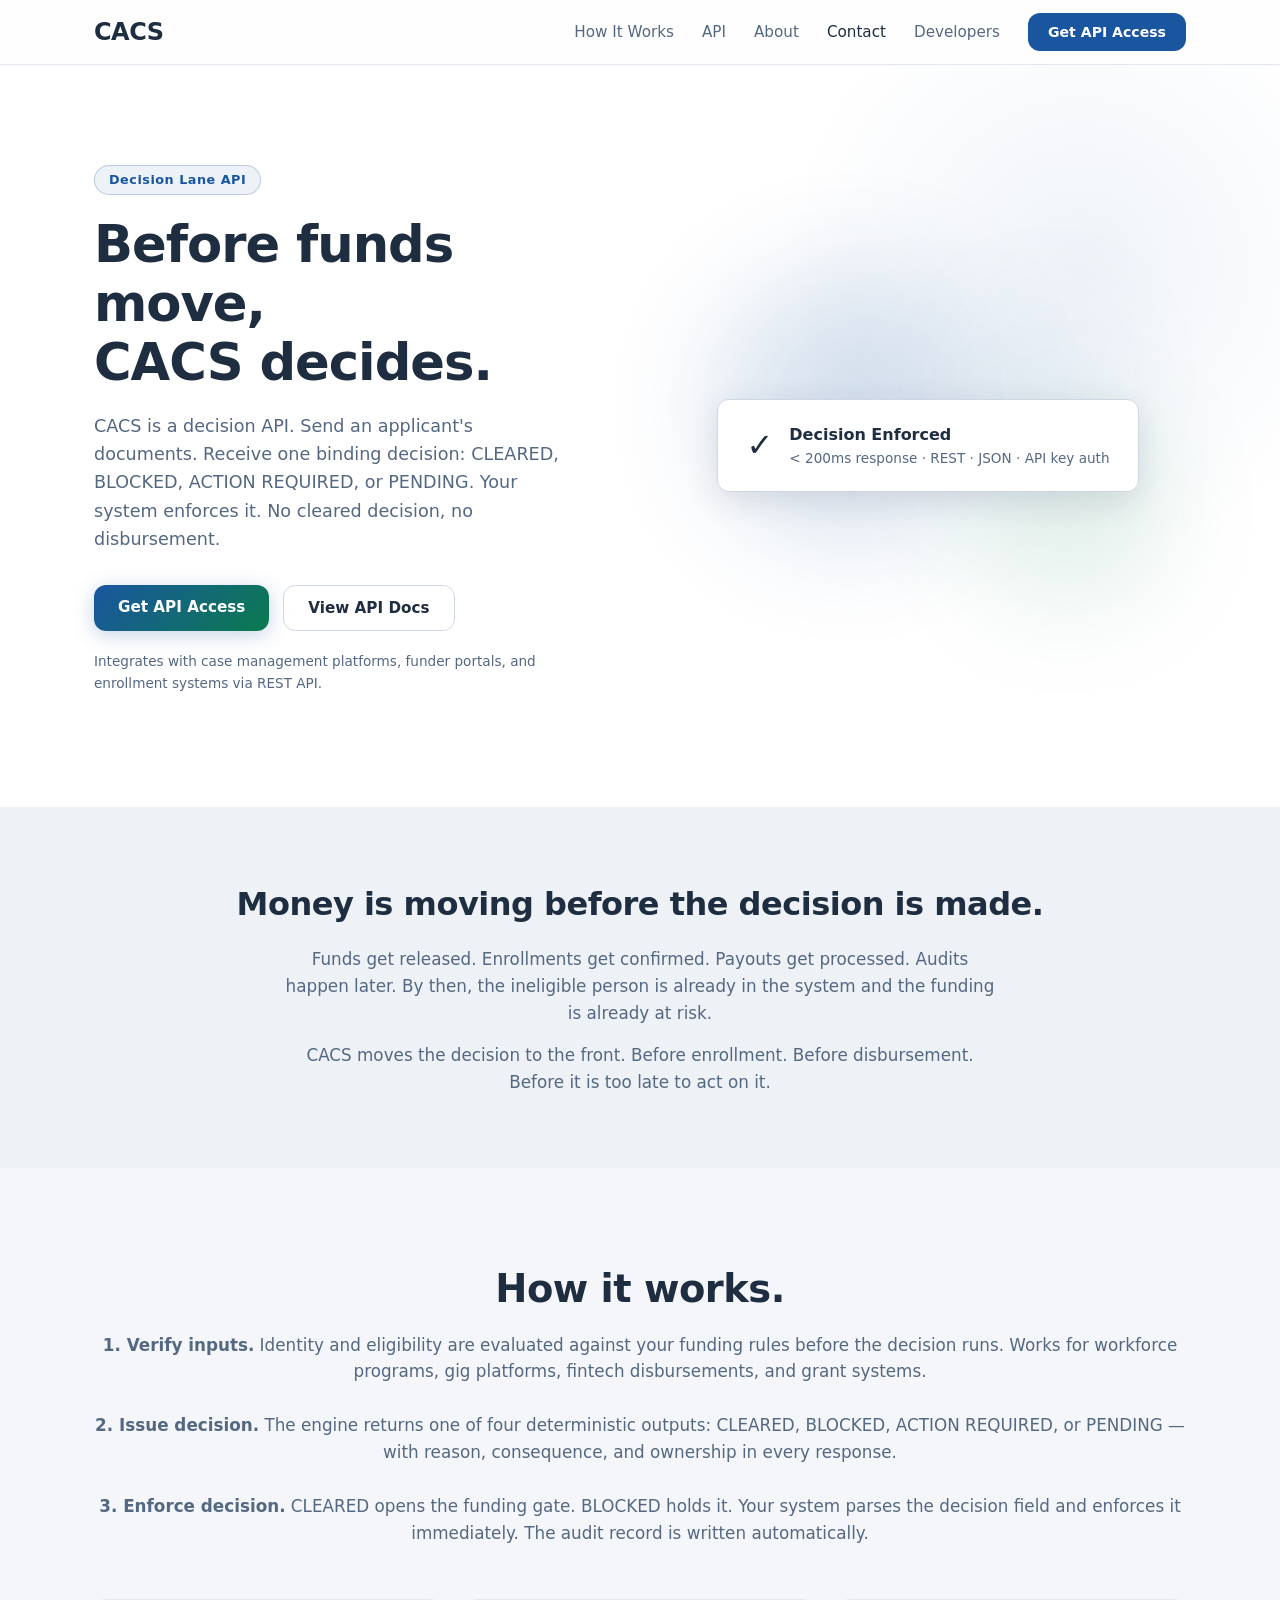
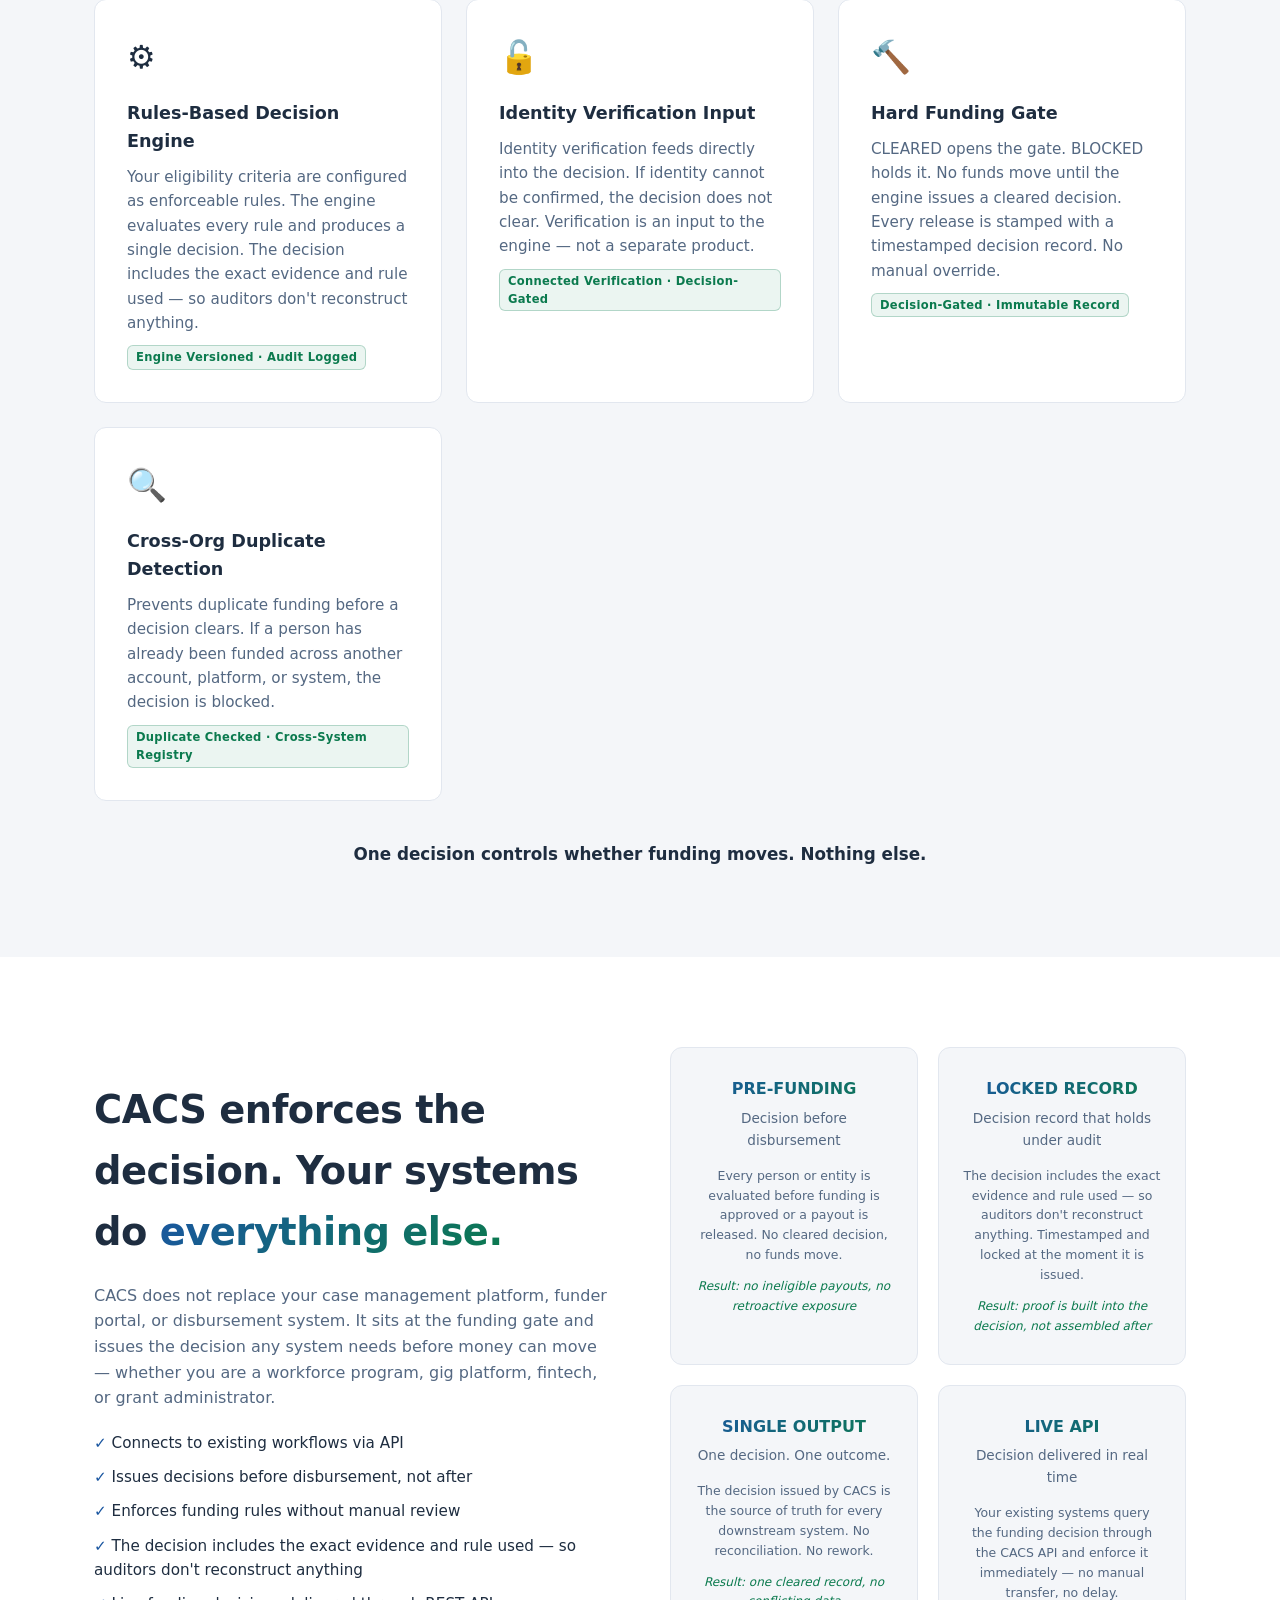
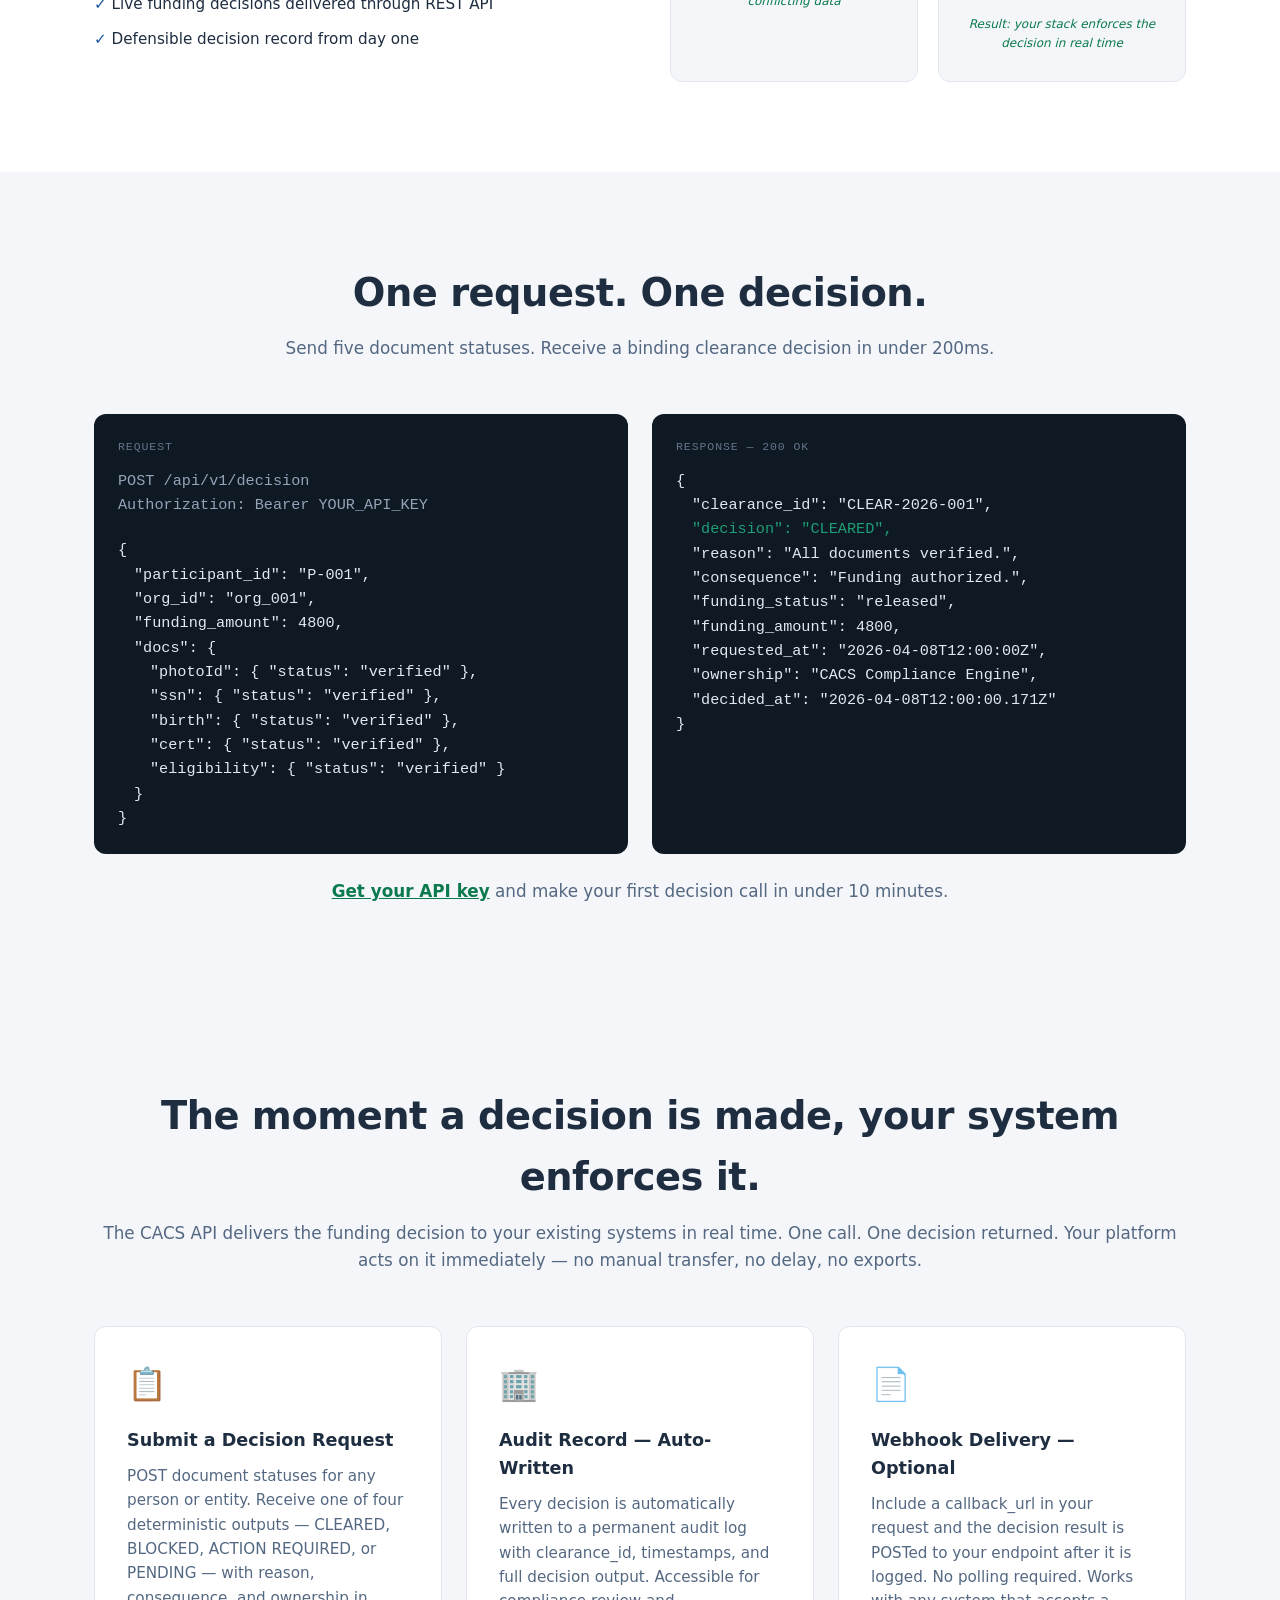
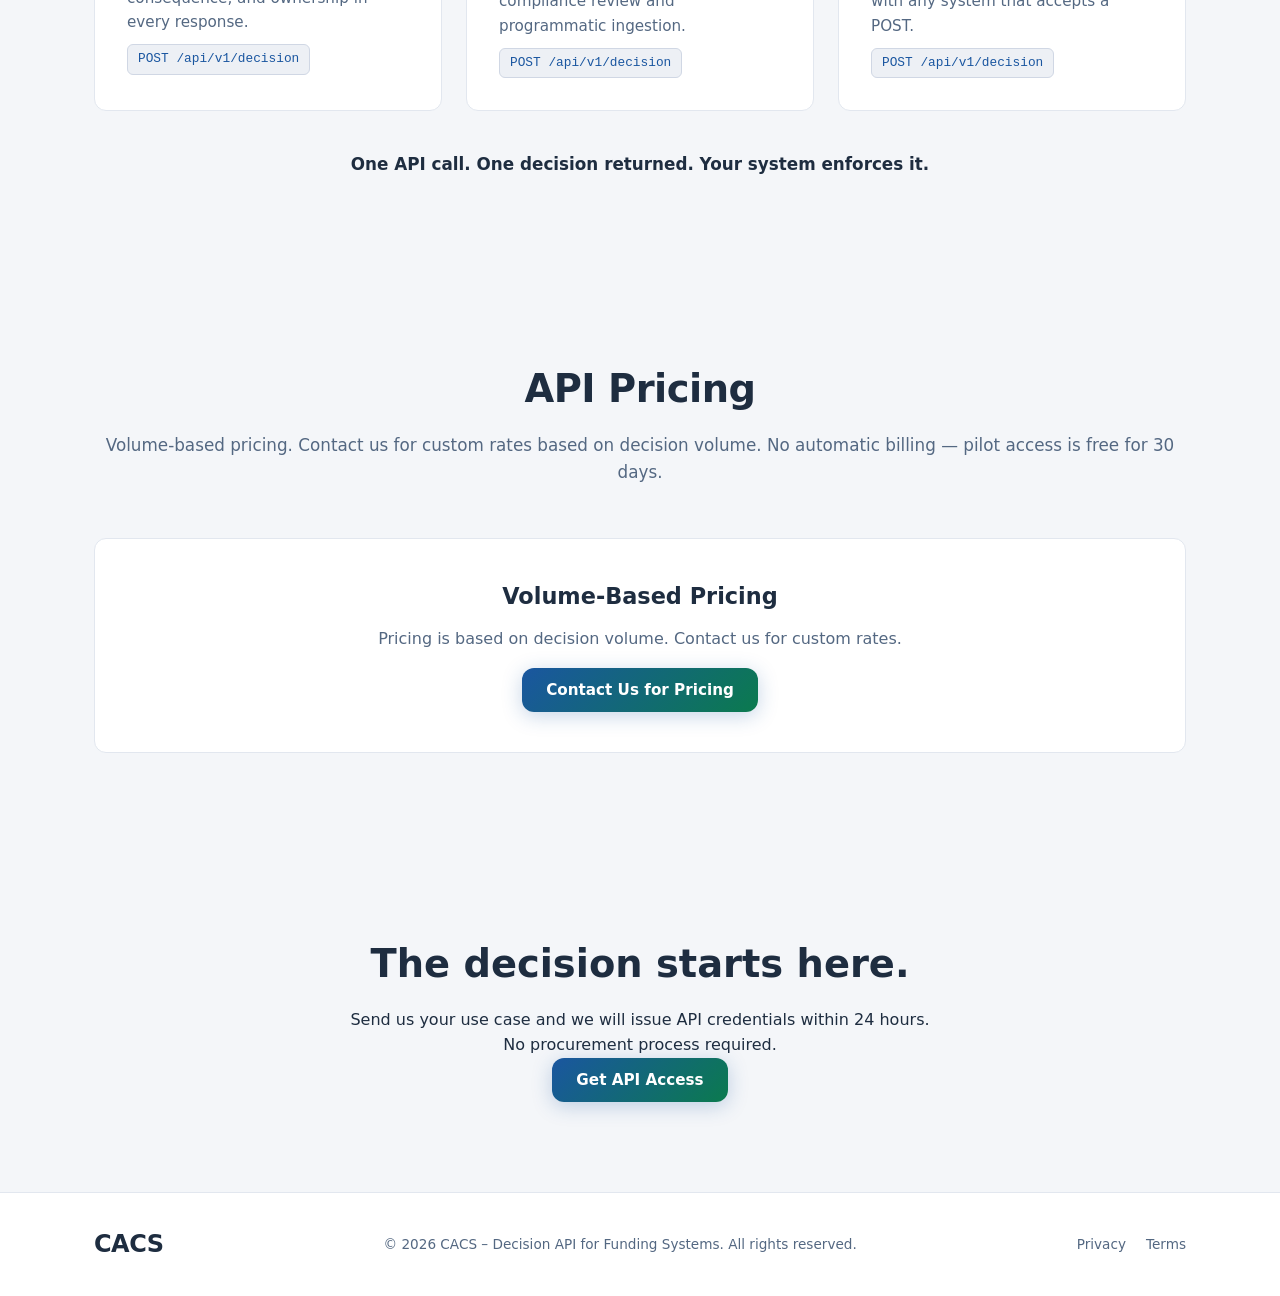
<file: index.html>
<!DOCTYPE html>
<html lang="en">
<head>
  <meta charset="UTF-8" />
  <meta name="viewport" content="width=device-width, initial-scale=1.0" />
  <title>CACS – Decision API for Funding Systems</title>
  <link rel="stylesheet" href="styles.css" />
</head>
<body>

  <!-- NAV -->
  <header class="navbar">
    <div class="container nav-inner">
     <a href="#" class="logo">CACS</a>
      <nav>
        <a href="#features">How It Works</a>
        <a href="#api">API</a>
        <a href="#about">About</a>
        <a href="#contact">Contact</a><a href="/developers.html" target="_blank" rel="noopener noreferrer">Developers</a>
        <a href="mailto:donceletta@getcacs.com?subject=CACS API Access Request" class="btn btn-nav">Get API Access</a>
      </nav>
    </div>
  </header>

  <!-- HERO -->
  <section class="hero">
    <div class="container hero-inner">
      <div class="hero-text">
        <span class="badge">Decision Lane API</span>
        <h1>Before funds move,<br />CACS decides.</h1>
        <p>CACS is a decision API. Send an applicant's documents. Receive one binding decision: CLEARED, BLOCKED, ACTION REQUIRED, or PENDING. Your system enforces it. No cleared decision, no disbursement.</p>
        <div class="hero-cta">
          <a href="mailto:donceletta@getcacs.com?subject=API Access Request" class="btn btn-primary">Get API Access</a>
          <a href="/api-docs.html" target="_blank" rel="noopener noreferrer" class="btn btn-outline">View API Docs</a>
        </div>
        <p style="margin-top:20px; font-size:0.85rem; color:var(--text-muted);">Integrates with case management platforms, funder portals, and enrollment systems via REST API.</p>
      </div>
      <div class="hero-graphic" aria-hidden="true">
        <div class="orb orb-1"></div>
        <div class="orb orb-2"></div>
        <div class="orb orb-3"></div>
        <div class="card-float">
          <div class="card-float-icon">&#10003;</div>
          <div>
            <strong>Decision Enforced</strong>
            <p>&lt; 200ms response · REST · JSON · API key auth</p>
          </div>
        </div>
      </div>
    </div>
  </section>

  <!-- PROBLEM -->
  <section class="problem">
    <div class="container">
      <h2>Money is moving before the decision is made.</h2>
      <p>Funds get released. Enrollments get confirmed. Payouts get processed. Audits happen later. By then, the ineligible person is already in the system and the funding is already at risk.</p>
      <p>CACS moves the decision to the front. Before enrollment. Before disbursement. Before it is too late to act on it.</p>
    </div>
  </section>

  <!-- FEATURES / HOW IT WORKS -->
  <section class="features" id="features">
    <div class="container">
      <h2 class="section-title">How it works.</h2>
      <p class="section-sub">
        <strong>1. Verify inputs.</strong> Identity and eligibility are evaluated against your funding rules before the decision runs. Works for workforce programs, gig platforms, fintech disbursements, and grant systems.<br /><br />
        <strong>2. Issue decision.</strong> The engine returns one of four deterministic outputs: CLEARED, BLOCKED, ACTION REQUIRED, or PENDING — with reason, consequence, and ownership in every response.<br /><br />
        <strong>3. Enforce decision.</strong> CLEARED opens the funding gate. BLOCKED holds it. Your system parses the decision field and enforces it immediately. The audit record is written automatically.
      </p>
      <div class="features-grid">
        <div class="feature-card">
          <div class="feature-icon">&#9881;&#65039;</div>
          <h3>Rules-Based Decision Engine</h3>
          <p>Your eligibility criteria are configured as enforceable rules. The engine evaluates every rule and produces a single decision. The decision includes the exact evidence and rule used — so auditors don't reconstruct anything.</p>
          <span class="cfr-badge">Engine Versioned &middot; Audit Logged</span>
        </div>
        <div class="feature-card">
          <div class="feature-icon">&#128275;</div>
          <h3>Identity Verification Input</h3>
          <p>Identity verification feeds directly into the decision. If identity cannot be confirmed, the decision does not clear. Verification is an input to the engine — not a separate product.</p>
          <span class="cfr-badge">Connected Verification &middot; Decision-Gated</span>
        </div>
        <div class="feature-card">
          <div class="feature-icon">&#128296;</div>
          <h3>Hard Funding Gate</h3>
          <p>CLEARED opens the gate. BLOCKED holds it. No funds move until the engine issues a cleared decision. Every release is stamped with a timestamped decision record. No manual override.</p>
          <span class="cfr-badge">Decision-Gated &middot; Immutable Record</span>
        </div>
        <div class="feature-card">
          <div class="feature-icon">&#128269;</div>
          <h3>Cross-Org Duplicate Detection</h3>
          <p>Prevents duplicate funding before a decision clears. If a person has already been funded across another account, platform, or system, the decision is blocked.</p>
          <span class="cfr-badge">Duplicate Checked &middot; Cross-System Registry</span>
        </div>
      </div>
      <p class="section-sub" style="margin-top:40px; margin-bottom:0; font-weight:700; color:var(--text);">One decision controls whether funding moves. Nothing else.</p>
    </div>
  </section>

  <!-- ABOUT -->
  <section class="about" id="about">
    <div class="container about-inner">
      <div class="about-text">
        <h2>CACS enforces the decision. Your systems do <span>everything else.</span></h2>
        <p>CACS does not replace your case management platform, funder portal, or disbursement system. It sits at the funding gate and issues the decision any system needs before money can move — whether you are a workforce program, gig platform, fintech, or grant administrator.</p>
        <ul class="about-list">
          <li>&#10003; Connects to existing workflows via API</li>
          <li>&#10003; Issues decisions before disbursement, not after</li>
          <li>&#10003; Enforces funding rules without manual review</li>
          <li>&#10003; The decision includes the exact evidence and rule used — so auditors don't reconstruct anything</li>
          <li>&#10003; Live funding decisions delivered through REST API</li>
          <li>&#10003; Defensible decision record from day one</li>
        </ul>
      </div>
      <div class="about-stats">
        <div class="stat">
          <span class="stat-num" style="font-size:1rem; font-weight:700;">PRE-FUNDING</span>
          <span class="stat-label">Decision before disbursement</span>
          <p style="font-size:0.78rem; margin-top:8px; color:var(--text-muted);">Every person or entity is evaluated before funding is approved or a payout is released. No cleared decision, no funds move.</p>
          <p style="font-size:0.75rem; margin-top:6px; color:var(--accent); font-style:italic;">Result: no ineligible payouts, no retroactive exposure</p>
        </div>
        <div class="stat">
          <span class="stat-num" style="font-size:1rem; font-weight:700;">LOCKED RECORD</span>
          <span class="stat-label">Decision record that holds under audit</span>
          <p style="font-size:0.78rem; margin-top:8px; color:var(--text-muted);">The decision includes the exact evidence and rule used — so auditors don't reconstruct anything. Timestamped and locked at the moment it is issued.</p>
          <p style="font-size:0.75rem; margin-top:6px; color:var(--accent); font-style:italic;">Result: proof is built into the decision, not assembled after</p>
        </div>
        <div class="stat">
          <span class="stat-num" style="font-size:1rem; font-weight:700;">SINGLE OUTPUT</span>
          <span class="stat-label">One decision. One outcome.</span>
          <p style="font-size:0.78rem; margin-top:8px; color:var(--text-muted);">The decision issued by CACS is the source of truth for every downstream system. No reconciliation. No rework.</p>
          <p style="font-size:0.75rem; margin-top:6px; color:var(--accent); font-style:italic;">Result: one cleared record, no conflicting data</p>
        </div>
        <div class="stat">
          <span class="stat-num" style="font-size:1rem; font-weight:700;">LIVE API</span>
          <span class="stat-label">Decision delivered in real time</span>
          <p style="font-size:0.78rem; margin-top:8px; color:var(--text-muted);">Your existing systems query the funding decision through the CACS API and enforce it immediately — no manual transfer, no delay.</p>
          <p style="font-size:0.75rem; margin-top:6px; color:var(--accent); font-style:italic;">Result: your stack enforces the decision in real time</p>
        </div>
      </div>
    </div>
  </section>

  <!-- QUICKSTART -->
<section class="features" id="quickstart">
  <div class="container">
    <h2 class="section-title">One request. One decision.</h2>
    <p class="section-sub">Send five document statuses. Receive a binding clearance decision in under 200ms.</p>
    <div class="features-grid" style="grid-template-columns: 1fr 1fr; gap: 24px;">
      <div class="feature-card" style="font-family: monospace; font-size: 0.82rem; background: #0f1923; color: #e2e8f0; border: none; padding: 24px;">
        <p style="color: #64748b; margin-bottom: 12px; font-size: 0.72rem; letter-spacing: 0.08em; text-transform: uppercase;">Request</p>
        <p style="color: #94a3b8;">POST /api/v1/decision</p>
        <p style="color: #94a3b8;">Authorization: Bearer YOUR_API_KEY</p>
        <br/>
        <p style="color: #e2e8f0;">{</p>
        <p style="color: #e2e8f0; padding-left: 16px;">"participant_id": "P-001",</p>
        <p style="color: #e2e8f0; padding-left: 16px;">"org_id": "org_001",</p>
        <p style="color: #e2e8f0; padding-left: 16px;">"funding_amount": 4800,</p>
        <p style="color: #e2e8f0; padding-left: 16px;">"docs": {</p>
        <p style="color: #e2e8f0; padding-left: 32px;">"photoId": { "status": "verified" },</p>
        <p style="color: #e2e8f0; padding-left: 32px;">"ssn": { "status": "verified" },</p>
        <p style="color: #e2e8f0; padding-left: 32px;">"birth": { "status": "verified" },</p>
        <p style="color: #e2e8f0; padding-left: 32px;">"cert": { "status": "verified" },</p>
        <p style="color: #e2e8f0; padding-left: 32px;">"eligibility": { "status": "verified" }</p>
        <p style="color: #e2e8f0; padding-left: 16px;">}</p>
        <p style="color: #e2e8f0;">}</p>
      </div>
      <div class="feature-card" style="font-family: monospace; font-size: 0.82rem; background: #0f1923; color: #e2e8f0; border: none; padding: 24px;">
        <p style="color: #64748b; margin-bottom: 12px; font-size: 0.72rem; letter-spacing: 0.08em; text-transform: uppercase;">Response — 200 OK</p>
        <p style="color: #e2e8f0;">{</p>
        <p style="color: #e2e8f0; padding-left: 16px;">"clearance_id": "CLEAR-2026-001",</p>
        <p style="color: #1D9E75; padding-left: 16px;">"decision": "CLEARED",</p>
        <p style="color: #e2e8f0; padding-left: 16px;">"reason": "All documents verified.",</p>
        <p style="color: #e2e8f0; padding-left: 16px;">"consequence": "Funding authorized.",</p>
        <p style="color: #e2e8f0; padding-left: 16px;">"funding_status": "released",</p>
        <p style="color: #e2e8f0; padding-left: 16px;">"funding_amount": 4800,</p>
        <p style="color: #e2e8f0; padding-left: 16px;">"requested_at": "2026-04-08T12:00:00Z",</p>
        <p style="color: #e2e8f0; padding-left: 16px;">"ownership": "CACS Compliance Engine",</p>
        <p style="color: #e2e8f0; padding-left: 16px;">"decided_at": "2026-04-08T12:00:00.171Z"</p>
        <p style="color: #e2e8f0;">}</p>
      </div>
    </div>
    <p class="section-sub" style="margin-top: 24px; margin-bottom: 0;">
      <a href="mailto:donceletta@getcacs.com?subject=API Access Request" style="color: var(--accent); font-weight: 700;">Get your API key</a> and make your first decision call in under 10 minutes.
    </p>
  </div>
</section>

  <!-- REST API -->
  <section class="features" id="api">
    <div class="container">
      <h2 class="section-title">The moment a decision is made, your system enforces it.</h2>
      <p class="section-sub">The CACS API delivers the funding decision to your existing systems in real time. One call. One decision returned. Your platform acts on it immediately — no manual transfer, no delay, no exports.</p>
      <div class="features-grid">
        <div class="feature-card">
          <div class="feature-icon">&#128203;</div>
          <h3>Submit a Decision Request</h3>
          <p>POST document statuses for any person or entity. Receive one of four deterministic outputs — CLEARED, BLOCKED, ACTION REQUIRED, or PENDING — with reason, consequence, and ownership in every response.</p>
          <span class="api-endpoint">POST /api/v1/decision</span>
        </div>
        <div class="feature-card">
          <div class="feature-icon">&#127970;</div>
          <h3>Audit Record — Auto-Written</h3>
          <p>Every decision is automatically written to a permanent audit log with clearance_id, timestamps, and full decision output. Accessible for compliance review and programmatic ingestion.</p>
          <span class="api-endpoint">POST /api/v1/decision</span>
        </div>
        <div class="feature-card">
          <div class="feature-icon">&#128196;</div>
          <h3>Webhook Delivery — Optional</h3>
          <p>Include a callback_url in your request and the decision result is POSTed to your endpoint after it is logged. No polling required. Works with any system that accepts a POST.</p>
          <span class="api-endpoint">POST /api/v1/decision</span>
        </div>
      </div>
      <p class="section-sub" style="margin-top:40px; margin-bottom:0; font-weight:700; color:var(--text);">One API call. One decision returned. Your system enforces it.</p>
    </div>
  </section>

  <!-- TIERS -->
  <section class="features" id="tiers">
    <div class="container">
      <h2 class="section-title">API Pricing</h2>
      <p class="section-sub">Volume-based pricing. Contact us for custom rates based on decision volume. No automatic billing — pilot access is free for 30 days.</p>
      <div class="feature-card" style="text-align:center; padding:40px;">
  <h3 style="font-size:1.4rem; margin-bottom:12px;">Volume-Based Pricing</h3>
  <p style="font-size:1rem; margin-bottom:16px;">Pricing is based on decision volume. Contact us for custom rates.</p>
  <a href="mailto:donceletta@getcacs.com?subject=CACS API Pricing Inquiry" class="btn btn-primary">Contact Us for Pricing</a>
</div>
    </div>
  </section>

  <!-- CONTACT -->
  <section class="contact" id="contact">
    <div class="container contact-inner">
      <div class="pilot-cta">
        <h2>The decision starts here.</h2>
        <p>Send us your use case and we will issue API credentials within 24 hours. No procurement process required.</p>
        <a href="mailto:donceletta@getcacs.com?subject=CACS API Access Request" class="btn btn-primary">
          Get API Access
        </a>
      </div>
    </div>
  </section>

  <!-- FOOTER -->
  <footer class="footer">
    <div class="container footer-inner">
      <a href="#" class="logo">CACS</a>
      <p>&copy; 2026 CACS – Decision API for Funding Systems. All rights reserved.</p>
      <div class="footer-links">
        <a href="#">Privacy</a>
        <a href="#">Terms</a>
      </div>
    </div>
  </footer>

  <script src="script.js"></script>
</body>
</html>
</file>
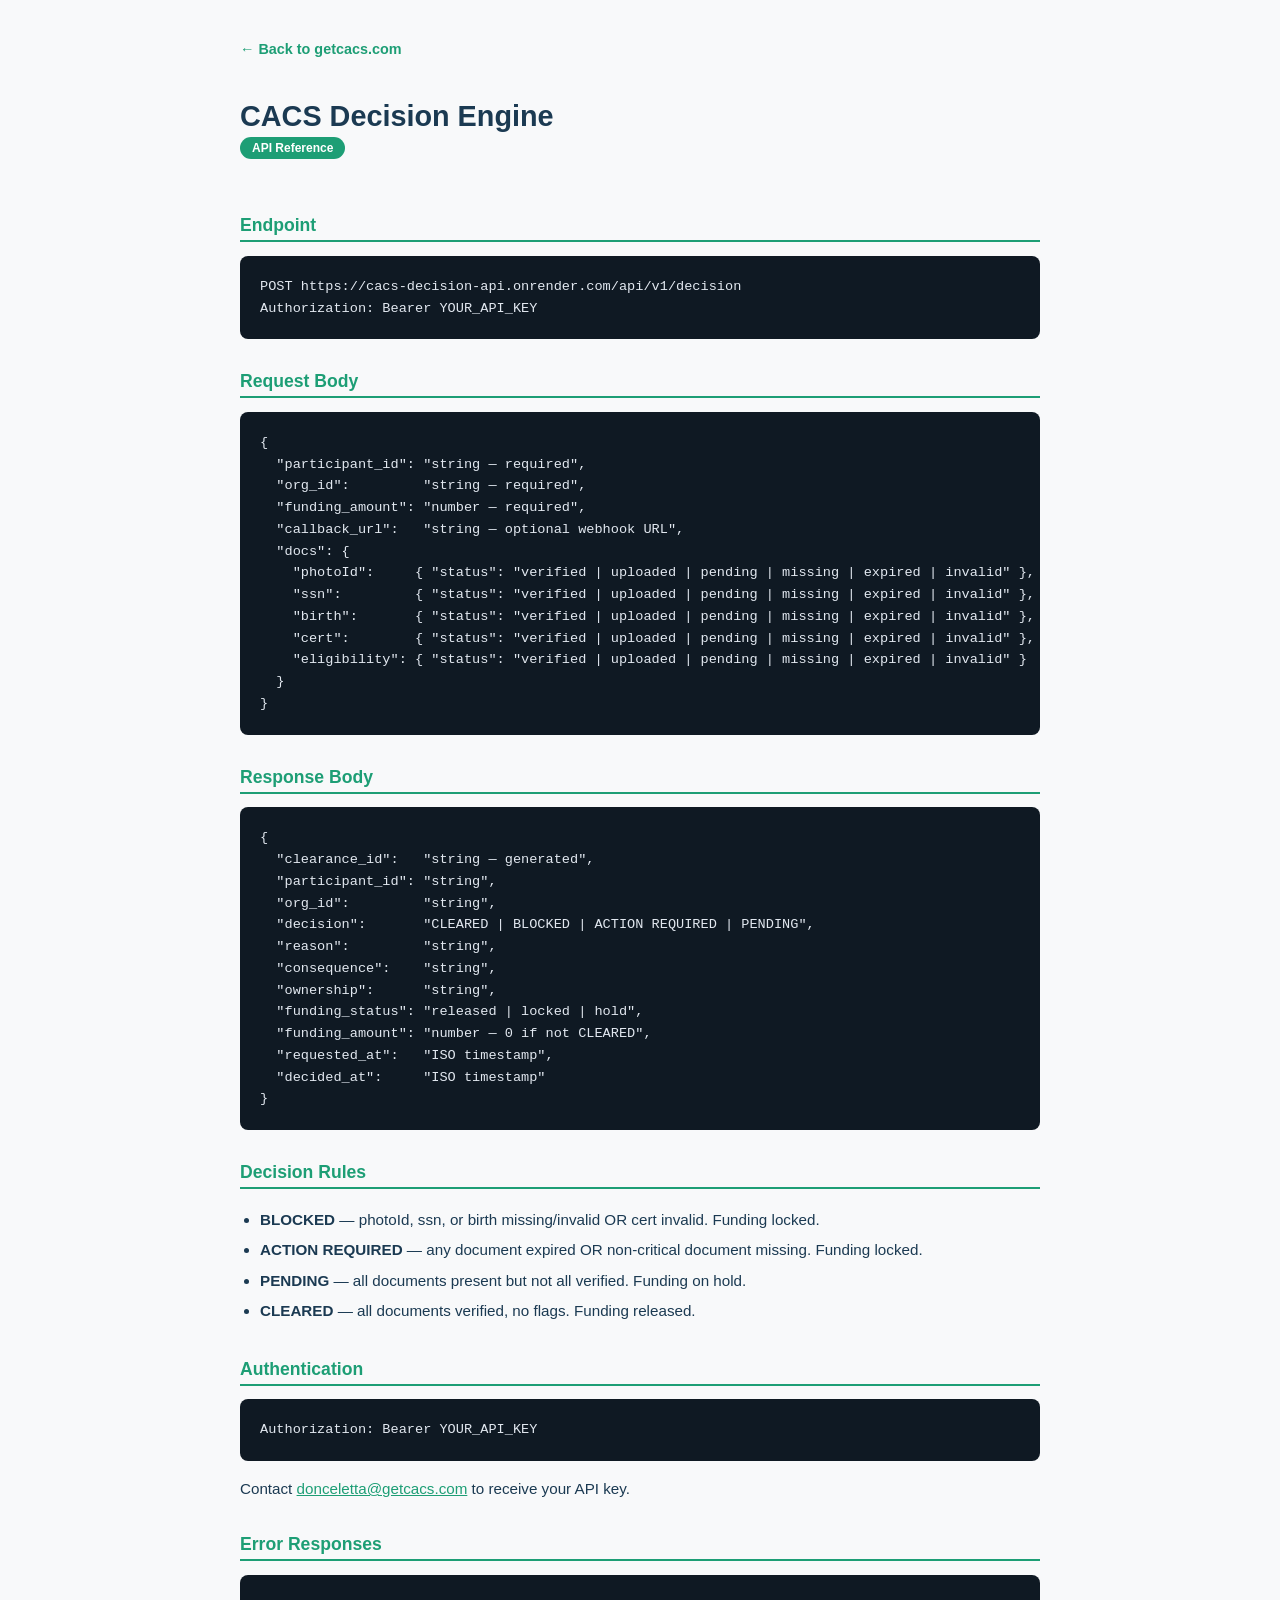
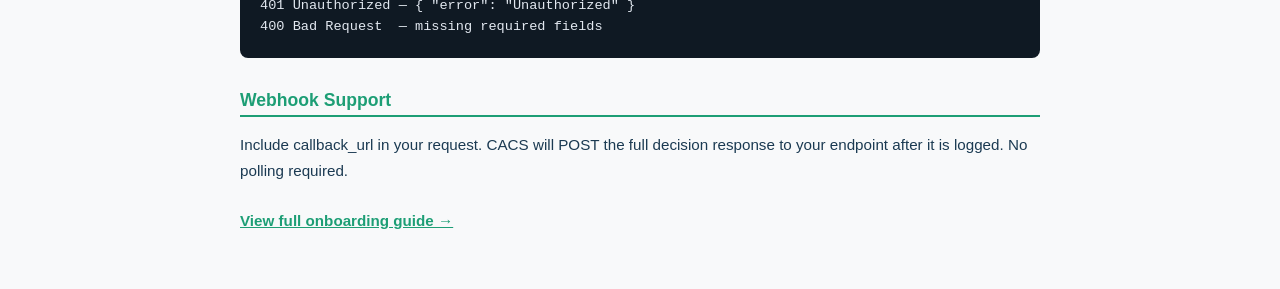
<file: api-docs.html>
<!DOCTYPE html>
<html lang="en">
<head>
<meta charset="UTF-8">
<meta name="viewport" content="width=device-width, initial-scale=1.0">
<title>CACS API Reference</title>
<style>
body { font-family: -apple-system, BlinkMacSystemFont, 'Segoe UI', sans-serif; max-width: 800px; margin: 0 auto; padding: 40px 24px; color: #1B3A52; background: #F8F9FA; }
h1 { color: #1B3A52; font-size: 1.8rem; margin-bottom: 4px; }
h2 { color: #1D9E75; font-size: 1.1rem; margin-top: 32px; margin-bottom: 8px; border-bottom: 2px solid #1D9E75; padding-bottom: 4px; }
.badge { display: inline-block; background: #1D9E75; color: white; font-size: 0.75rem; font-weight: 700; padding: 4px 12px; border-radius: 20px; margin-bottom: 24px; }
pre { background: #0f1923; color: #e2e8f0; padding: 20px; border-radius: 8px; overflow-x: auto; font-size: 0.85rem; line-height: 1.6; }
ul { padding-left: 20px; line-height: 2; }
li { font-size: 0.95rem; }
.back { display: inline-block; margin-bottom: 24px; color: #1D9E75; text-decoration: none; font-size: 0.9rem; font-weight: 600; }
p { line-height: 1.7; font-size: 0.95rem; }
</style>
</head>
<body>
<a href="/" class="back">← Back to getcacs.com</a>
<h1>CACS Decision Engine</h1>
<span class="badge">API Reference</span>
<h2>Endpoint</h2>
<pre>POST https://cacs-decision-api.onrender.com/api/v1/decision
Authorization: Bearer YOUR_API_KEY</pre>
<h2>Request Body</h2>
<pre>{
  "participant_id": "string — required",
  "org_id":         "string — required",
  "funding_amount": "number — required",
  "callback_url":   "string — optional webhook URL",
  "docs": {
    "photoId":     { "status": "verified | uploaded | pending | missing | expired | invalid" },
    "ssn":         { "status": "verified | uploaded | pending | missing | expired | invalid" },
    "birth":       { "status": "verified | uploaded | pending | missing | expired | invalid" },
    "cert":        { "status": "verified | uploaded | pending | missing | expired | invalid" },
    "eligibility": { "status": "verified | uploaded | pending | missing | expired | invalid" }
  }
}</pre>
<h2>Response Body</h2>
<pre>{
  "clearance_id":   "string — generated",
  "participant_id": "string",
  "org_id":         "string",
  "decision":       "CLEARED | BLOCKED | ACTION REQUIRED | PENDING",
  "reason":         "string",
  "consequence":    "string",
  "ownership":      "string",
  "funding_status": "released | locked | hold",
  "funding_amount": "number — 0 if not CLEARED",
  "requested_at":   "ISO timestamp",
  "decided_at":     "ISO timestamp"
}</pre>
<h2>Decision Rules</h2>
<ul>
<li><strong>BLOCKED</strong> — photoId, ssn, or birth missing/invalid OR cert invalid. Funding locked.</li>
<li><strong>ACTION REQUIRED</strong> — any document expired OR non-critical document missing. Funding locked.</li>
<li><strong>PENDING</strong> — all documents present but not all verified. Funding on hold.</li>
<li><strong>CLEARED</strong> — all documents verified, no flags. Funding released.</li>
</ul>
<h2>Authentication</h2>
<pre>Authorization: Bearer YOUR_API_KEY</pre>
<p>Contact <a href="mailto:donceletta@getcacs.com?subject=API Access Request" style="color:#1D9E75;">donceletta@getcacs.com</a> to receive your API key.</p>
<h2>Error Responses</h2>
<pre>401 Unauthorized — { "error": "Unauthorized" }
400 Bad Request  — missing required fields</pre>
<h2>Webhook Support</h2>
<p>Include callback_url in your request. CACS will POST the full decision response to your endpoint after it is logged. No polling required.</p>
<p style="margin-top:24px;"><a href="/developers.html" style="color:#1D9E75; font-weight:600;">View full onboarding guide →</a></p>
</body>
</html>
</file>
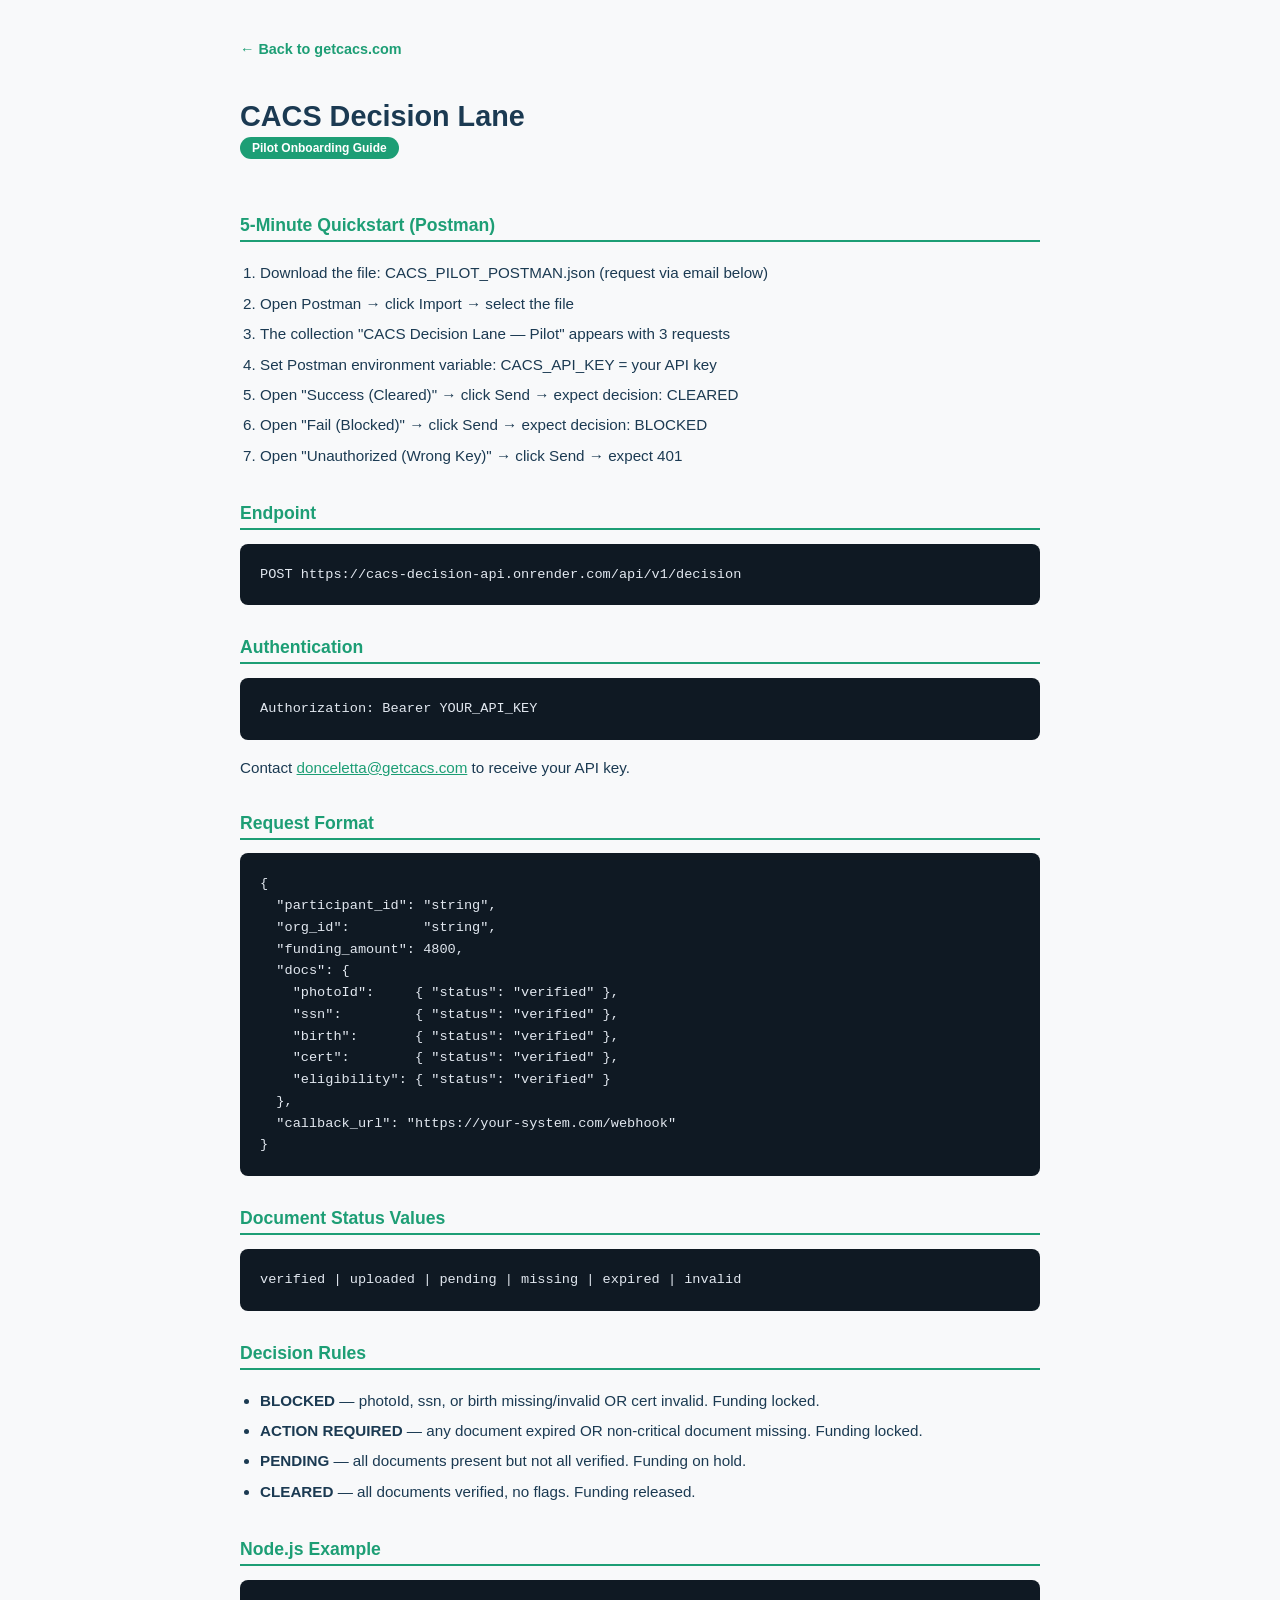
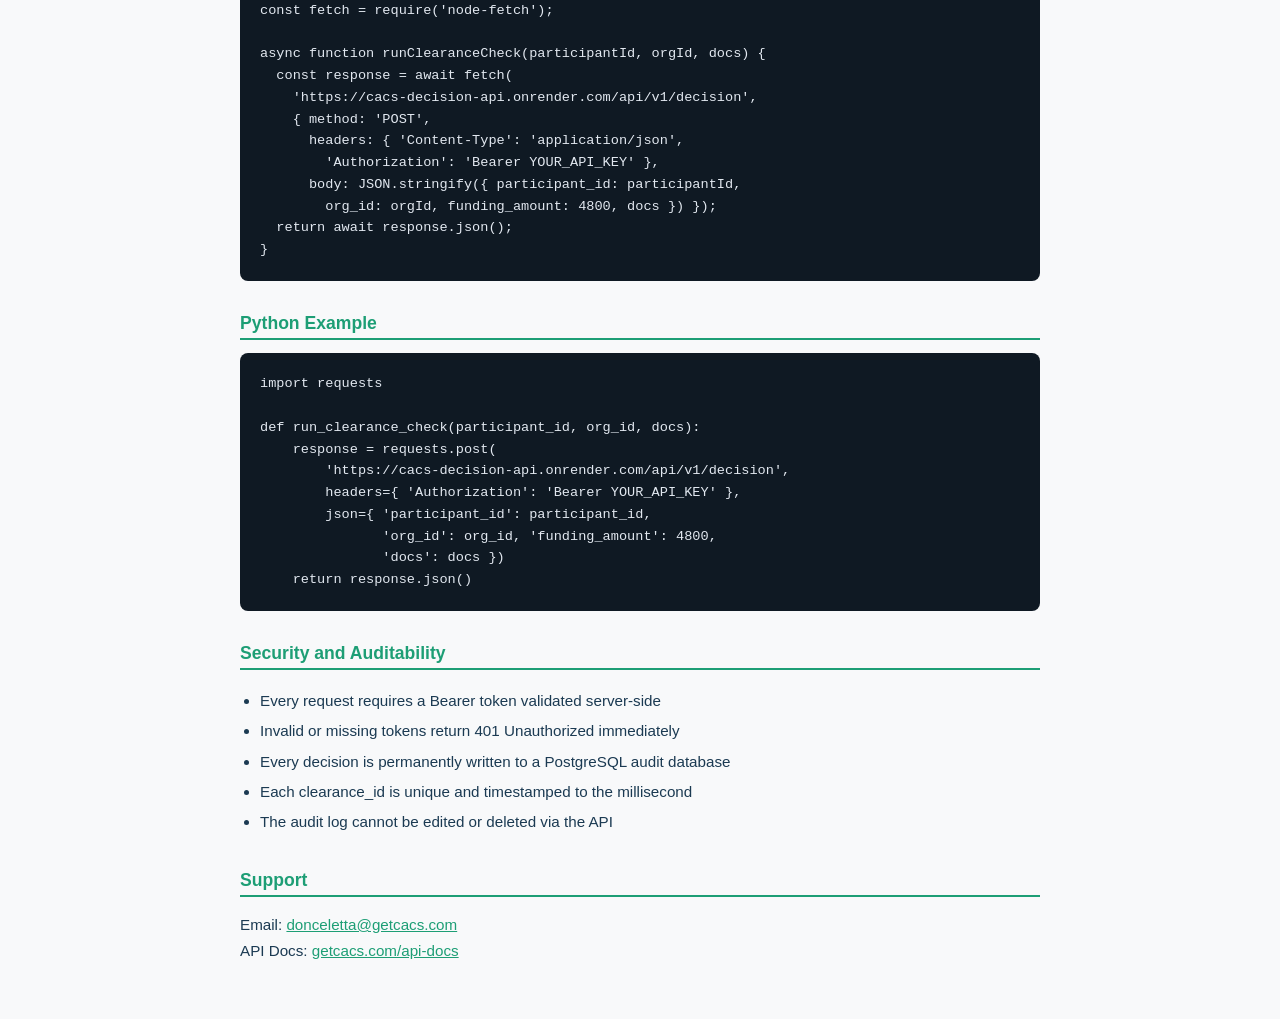
<file: developers.html>
<!DOCTYPE html>
<html lang="en">
<head>
<meta charset="UTF-8">
<meta name="viewport" content="width=device-width, initial-scale=1.0">
<title>CACS Developer Guide</title>
<style>
body { font-family: -apple-system, BlinkMacSystemFont, 'Segoe UI', sans-serif; max-width: 800px; margin: 0 auto; padding: 40px 24px; color: #1B3A52; background: #F8F9FA; }
h1 { color: #1B3A52; font-size: 1.8rem; margin-bottom: 4px; }
h2 { color: #1D9E75; font-size: 1.1rem; margin-top: 32px; margin-bottom: 8px; border-bottom: 2px solid #1D9E75; padding-bottom: 4px; }
.badge { display: inline-block; background: #1D9E75; color: white; font-size: 0.75rem; font-weight: 700; padding: 4px 12px; border-radius: 20px; margin-bottom: 24px; }
pre { background: #0f1923; color: #e2e8f0; padding: 20px; border-radius: 8px; overflow-x: auto; font-size: 0.85rem; line-height: 1.6; }
ol, ul { padding-left: 20px; line-height: 2; }
li { font-size: 0.95rem; }
.back { display: inline-block; margin-bottom: 24px; color: #1D9E75; text-decoration: none; font-size: 0.9rem; font-weight: 600; }
.back:hover { text-decoration: underline; }
p { line-height: 1.7; font-size: 0.95rem; }
</style>
</head>
<body>
<a href="/" class="back">← Back to getcacs.com</a>
<h1>CACS Decision Lane</h1>
<span class="badge">Pilot Onboarding Guide</span>
<h2>5-Minute Quickstart (Postman)</h2>
<ol>
<li>Download the file: CACS_PILOT_POSTMAN.json (request via email below)</li>
<li>Open Postman → click Import → select the file</li>
<li>The collection "CACS Decision Lane — Pilot" appears with 3 requests</li>
<li>Set Postman environment variable: CACS_API_KEY = your API key</li>
<li>Open "Success (Cleared)" → click Send → expect decision: CLEARED</li>
<li>Open "Fail (Blocked)" → click Send → expect decision: BLOCKED</li>
<li>Open "Unauthorized (Wrong Key)" → click Send → expect 401</li>
</ol>
<h2>Endpoint</h2>
<pre>POST https://cacs-decision-api.onrender.com/api/v1/decision</pre>
<h2>Authentication</h2>
<pre>Authorization: Bearer YOUR_API_KEY</pre>
<p>Contact <a href="mailto:donceletta@getcacs.com?subject=API Key Request" style="color:#1D9E75;">donceletta@getcacs.com</a> to receive your API key.</p>
<h2>Request Format</h2>
<pre>{
  "participant_id": "string",
  "org_id":         "string",
  "funding_amount": 4800,
  "docs": {
    "photoId":     { "status": "verified" },
    "ssn":         { "status": "verified" },
    "birth":       { "status": "verified" },
    "cert":        { "status": "verified" },
    "eligibility": { "status": "verified" }
  },
  "callback_url": "https://your-system.com/webhook"
}</pre>
<h2>Document Status Values</h2>
<pre>verified | uploaded | pending | missing | expired | invalid</pre>
<h2>Decision Rules</h2>
<ul>
<li><strong>BLOCKED</strong> — photoId, ssn, or birth missing/invalid OR cert invalid. Funding locked.</li>
<li><strong>ACTION REQUIRED</strong> — any document expired OR non-critical document missing. Funding locked.</li>
<li><strong>PENDING</strong> — all documents present but not all verified. Funding on hold.</li>
<li><strong>CLEARED</strong> — all documents verified, no flags. Funding released.</li>
</ul>
<h2>Node.js Example</h2>
<pre>const fetch = require('node-fetch');

async function runClearanceCheck(participantId, orgId, docs) {
  const response = await fetch(
    'https://cacs-decision-api.onrender.com/api/v1/decision',
    { method: 'POST',
      headers: { 'Content-Type': 'application/json',
        'Authorization': 'Bearer YOUR_API_KEY' },
      body: JSON.stringify({ participant_id: participantId,
        org_id: orgId, funding_amount: 4800, docs }) });
  return await response.json();
}</pre>
<h2>Python Example</h2>
<pre>import requests

def run_clearance_check(participant_id, org_id, docs):
    response = requests.post(
        'https://cacs-decision-api.onrender.com/api/v1/decision',
        headers={ 'Authorization': 'Bearer YOUR_API_KEY' },
        json={ 'participant_id': participant_id,
               'org_id': org_id, 'funding_amount': 4800,
               'docs': docs })
    return response.json()</pre>
<h2>Security and Auditability</h2>
<ul>
<li>Every request requires a Bearer token validated server-side</li>
<li>Invalid or missing tokens return 401 Unauthorized immediately</li>
<li>Every decision is permanently written to a PostgreSQL audit database</li>
<li>Each clearance_id is unique and timestamped to the millisecond</li>
<li>The audit log cannot be edited or deleted via the API</li>
</ul>
<h2>Support</h2>
<p>Email: <a href="mailto:donceletta@getcacs.com" style="color:#1D9E75;">donceletta@getcacs.com</a><br>
API Docs: <a href="/api-docs.html" style="color:#1D9E75;">getcacs.com/api-docs</a></p>
</body>
</html>
</file>
<file: styles.css>
/* ─── Reset & Base ─────────────────────────────────────────── */
*, *::before, *::after { box-sizing: border-box; margin: 0; padding: 0; }

:root {
  --brand:      #1a56a0;
  --brand-dark: #0b7a4e;
  --accent:     #0b7a4e;
  --bg:         #eef1f6;
  --s1:         #ffffff;
  --s2:         #f4f6f9;
  --s3:         #edf0f5;
  --b1:         #e2e7ef;
  --b2:         #d0d7e4;
  --b3:         #b8c3d4;
  --text:       #1e2d40;
  --text-muted: #546882;
  --radius:     12px;
  --transition: 0.25s ease;
}

html { scroll-behavior: smooth; }

body {
  font-family: 'Segoe UI', system-ui, -apple-system, sans-serif;
  background: var(--bg);
  color: var(--text);
  line-height: 1.6;
}

.container {
  max-width: 1140px;
  margin: 0 auto;
  padding: 0 24px;
}

/* ─── Navbar ───────────────────────────────────────────────── */
.navbar {
  position: sticky;
  top: 0;
  z-index: 100;
  background: rgba(255, 255, 255, 0.92);
  backdrop-filter: blur(12px);
  border-bottom: 1px solid var(--b1);
}

.nav-inner {
  display: flex;
  align-items: center;
  justify-content: space-between;
  height: 64px;
}

.logo {
  font-size: 1.5rem;
  font-weight: 800;
  color: var(--text);
  text-decoration: none;
  letter-spacing: -0.5px;
}
.logo span { color: var(--brand); }

nav { display: flex; align-items: center; gap: 28px; }
nav a {
  color: var(--text-muted);
  text-decoration: none;
  font-size: 0.95rem;
  transition: color var(--transition);
}
nav a:hover { color: var(--text); }

/* ─── Buttons ──────────────────────────────────────────────── */
.btn {
  display: inline-block;
  padding: 10px 24px;
  border-radius: var(--radius);
  font-size: 0.95rem;
  font-weight: 600;
  text-decoration: none;
  cursor: pointer;
  border: none;
  transition: all var(--transition);
}

.btn-nav {
  background: var(--brand);
  color: #fff;
  padding: 8px 20px;
  font-size: 0.88rem;
}
.btn-nav:hover { background: #154d8e; }

.btn-primary {
  background: linear-gradient(135deg, var(--brand), var(--brand-dark));
  color: #fff;
  box-shadow: 0 4px 20px rgba(26, 86, 160, 0.25);
}
.btn-primary:hover {
  transform: translateY(-2px);
  box-shadow: 0 6px 28px rgba(26, 86, 160, 0.38);
}

.btn-outline {
  background: transparent;
  color: var(--text);
  border: 1.5px solid var(--b2);
}
.btn-outline:hover {
  border-color: var(--brand);
  color: var(--brand);
}

/* ─── Hero ─────────────────────────────────────────────────── */
.hero {
  padding: 100px 0 80px;
  overflow: hidden;
  position: relative;
  background: var(--s1);
}
.hero::before {
  content: '';
  position: absolute;
  width: 600px; height: 600px;
  border-radius: 50%;
  background: radial-gradient(circle, rgba(26,86,160,0.07) 0%, transparent 70%);
  top: -100px; right: -100px;
  pointer-events: none;
}

.hero-inner {
  display: grid;
  grid-template-columns: 1fr 1fr;
  align-items: center;
  gap: 60px;
}

.badge {
  display: inline-block;
  background: rgba(26, 86, 160, 0.08);
  color: var(--brand);
  border: 1px solid rgba(26, 86, 160, 0.25);
  border-radius: 100px;
  padding: 4px 14px;
  font-size: 0.8rem;
  font-weight: 600;
  letter-spacing: 0.5px;
  margin-bottom: 20px;
}

.hero-text h1 {
  font-size: clamp(2.2rem, 4vw, 3.4rem);
  font-weight: 800;
  line-height: 1.15;
  margin-bottom: 20px;
  letter-spacing: -1px;
}
.hero-text h1 span {
  background: linear-gradient(135deg, var(--brand), var(--brand-dark));
  -webkit-background-clip: text;
  -webkit-text-fill-color: transparent;
  background-clip: text;
}

.hero-text p {
  font-size: 1.1rem;
  color: var(--text-muted);
  max-width: 480px;
  margin-bottom: 32px;
}

.hero-cta { display: flex; gap: 14px; flex-wrap: wrap; }

/* Hero graphic */
.hero-graphic {
  position: relative;
  height: 380px;
  display: flex;
  align-items: center;
  justify-content: center;
}

.orb {
  position: absolute;
  border-radius: 50%;
  filter: blur(60px);
  opacity: 0.18;
}
.orb-1 { width: 260px; height: 260px; background: #1a56a0; top: 20px; left: 50px; }
.orb-2 { width: 180px; height: 180px; background: #0b7a4e; bottom: 40px; right: 30px; opacity: 0.14; }
.orb-3 { width: 120px; height: 120px; background: #4a7fc4; top: 60px; right: 80px; opacity: 0.12; }

.card-float {
  position: relative;
  z-index: 2;
  background: var(--s1);
  border: 1px solid var(--b2);
  border-radius: var(--radius);
  padding: 20px 28px;
  display: flex;
  align-items: center;
  gap: 16px;
  box-shadow: 0 8px 32px rgba(30, 45, 64, 0.12);
  animation: float 4s ease-in-out infinite;
}
.card-float-icon { font-size: 2rem; }
.card-float strong { display: block; font-size: 1rem; color: var(--text); }
.card-float p { color: var(--text-muted); font-size: 0.85rem; margin: 0; }

@keyframes float {
  0%, 100% { transform: translateY(0); }
  50%       { transform: translateY(-12px); }
}

/* ─── Problem ──────────────────────────────────────────────── */
.problem {
  padding: 72px 0;
  background: var(--bg);
  text-align: center;
}
.problem h2 {
  font-size: clamp(1.6rem, 2.5vw, 2rem);
  font-weight: 800;
  letter-spacing: -0.5px;
  margin-bottom: 16px;
}
.problem p {
  color: var(--text-muted);
  max-width: 720px;
  margin: 0 auto 16px;
  font-size: 1.05rem;
}
.problem p:last-child { margin-bottom: 0; }

/* ─── Section Titles ───────────────────────────────────────── */
.section-title {
  font-size: clamp(1.8rem, 3vw, 2.4rem);
  font-weight: 800;
  text-align: center;
  letter-spacing: -0.5px;
  margin-bottom: 12px;
}
.section-sub {
  text-align: center;
  color: var(--text-muted);
  font-size: 1.05rem;
  margin-bottom: 52px;
}

/* ─── Features ─────────────────────────────────────────────── */
.features {
  padding: 90px 0;
  background: var(--s2);
}

.features-grid {
  display: grid;
  grid-template-columns: repeat(auto-fit, minmax(300px, 1fr));
  gap: 24px;
}

.feature-card {
  background: var(--s1);
  border: 1px solid var(--b1);
  border-radius: var(--radius);
  padding: 32px;
  transition: all var(--transition);
}
.feature-card:hover {
  border-color: var(--b3);
  transform: translateY(-4px);
  box-shadow: 0 12px 32px rgba(30, 45, 64, 0.10);
}

.feature-icon {
  font-size: 2rem;
  margin-bottom: 16px;
}
.feature-card h3 {
  font-size: 1.1rem;
  font-weight: 700;
  margin-bottom: 10px;
}
.feature-card p {
  color: var(--text-muted);
  font-size: 0.95rem;
}

/* ─── CFR & API Badges ─────────────────────────────────────── */
.cfr-badge {
  display: inline-block;
  background: rgba(11, 122, 78, 0.08);
  color: #0b7a4e;
  border: 1px solid rgba(11, 122, 78, 0.25);
  border-radius: 6px;
  padding: 2px 8px;
  font-size: 0.72rem;
  font-weight: 700;
  letter-spacing: 0.3px;
  margin-top: 10px;
}

.api-endpoint {
  font-family: 'JetBrains Mono', 'Courier New', monospace;
  font-size: 0.8rem;
  background: var(--s3);
  border: 1px solid var(--b2);
  border-radius: 6px;
  padding: 4px 10px;
  color: var(--brand);
  margin-top: 10px;
  display: inline-block;
}

/* ─── About ────────────────────────────────────────────────── */
.about {
  padding: 90px 0;
  background: var(--s1);
}

.about-inner {
  display: grid;
  grid-template-columns: 1fr 1fr;
  align-items: center;
  gap: 60px;
}

.about-text h2 {
  font-size: clamp(1.8rem, 3vw, 2.4rem);
  font-weight: 800;
  letter-spacing: -0.5px;
  margin-bottom: 20px;
}
.about-text h2 span {
  background: linear-gradient(135deg, var(--brand), var(--brand-dark));
  -webkit-background-clip: text;
  -webkit-text-fill-color: transparent;
  background-clip: text;
}
.about-text p { color: var(--text-muted); margin-bottom: 16px; font-size: 1rem; }

.about-list {
  list-style: none;
  margin-top: 20px;
  display: flex;
  flex-direction: column;
  gap: 10px;
}
.about-list li {
  color: var(--text);
  font-size: 0.95rem;
}
.about-list li::first-letter { color: var(--brand); }

.about-stats {
  display: grid;
  grid-template-columns: 1fr 1fr;
  gap: 20px;
}

.stat {
  background: var(--s2);
  border: 1px solid var(--b1);
  border-radius: var(--radius);
  padding: 28px 24px;
  display: flex;
  flex-direction: column;
  gap: 6px;
  text-align: center;
  transition: border-color var(--transition);
}
.stat:hover { border-color: var(--b3); }

.stat-num {
  font-size: 2.2rem;
  font-weight: 800;
  background: linear-gradient(135deg, var(--brand), var(--brand-dark));
  -webkit-background-clip: text;
  -webkit-text-fill-color: transparent;
  background-clip: text;
}
.stat-label { color: var(--text-muted); font-size: 0.85rem; }

/* ─── Contact ──────────────────────────────────────────────── */
.contact {
  padding: 90px 0;
  background: var(--s2);
}

.contact-inner {
  max-width: 640px;
  margin: 0 auto;
  text-align: center;
}
.contact-inner h2 {
  font-size: clamp(1.8rem, 3vw, 2.4rem);
  font-weight: 800;
  margin-bottom: 12px;
}
.contact-inner > p { color: var(--text-muted); margin-bottom: 40px; }

.contact-form {
  display: flex;
  flex-direction: column;
  gap: 16px;
  text-align: left;
}

.form-row {
  display: grid;
  grid-template-columns: 1fr 1fr;
  gap: 16px;
}

.contact-form input,
.contact-form textarea {
  background: var(--s1);
  border: 1px solid var(--b2);
  border-radius: var(--radius);
  color: var(--text);
  font-size: 0.95rem;
  padding: 14px 18px;
  width: 100%;
  font-family: inherit;
  transition: border-color var(--transition);
  resize: vertical;
}
.contact-form input::placeholder,
.contact-form textarea::placeholder { color: var(--text-muted); }
.contact-form input:focus,
.contact-form textarea:focus {
  outline: none;
  border-color: var(--brand);
}

.contact-form .btn-primary { align-self: flex-start; padding: 14px 36px; }

.form-success {
  display: none;
  color: #0b7a4e;
  font-size: 0.9rem;
  margin-top: 4px;
}
.form-success.visible { display: block; }

/* ─── Footer ───────────────────────────────────────────────── */
.footer {
  padding: 32px 0;
  background: var(--s1);
  border-top: 1px solid var(--b1);
}

.footer-inner {
  display: flex;
  align-items: center;
  justify-content: space-between;
  flex-wrap: wrap;
  gap: 16px;
}

.footer p { color: var(--text-muted); font-size: 0.85rem; }

.footer-links { display: flex; gap: 20px; }
.footer-links a {
  color: var(--text-muted);
  text-decoration: none;
  font-size: 0.85rem;
  transition: color var(--transition);
}
.footer-links a:hover { color: var(--text); }

/* ─── Responsive ───────────────────────────────────────────── */
@media (max-width: 768px) {
  .hero-inner,
  .about-inner { grid-template-columns: 1fr; }

  .hero-graphic { display: none; }

  nav a:not(.btn-nav) { display: none; }

  .form-row { grid-template-columns: 1fr; }

  .about-stats { grid-template-columns: 1fr 1fr; }

  .footer-inner { flex-direction: column; text-align: center; }
}
</file>
